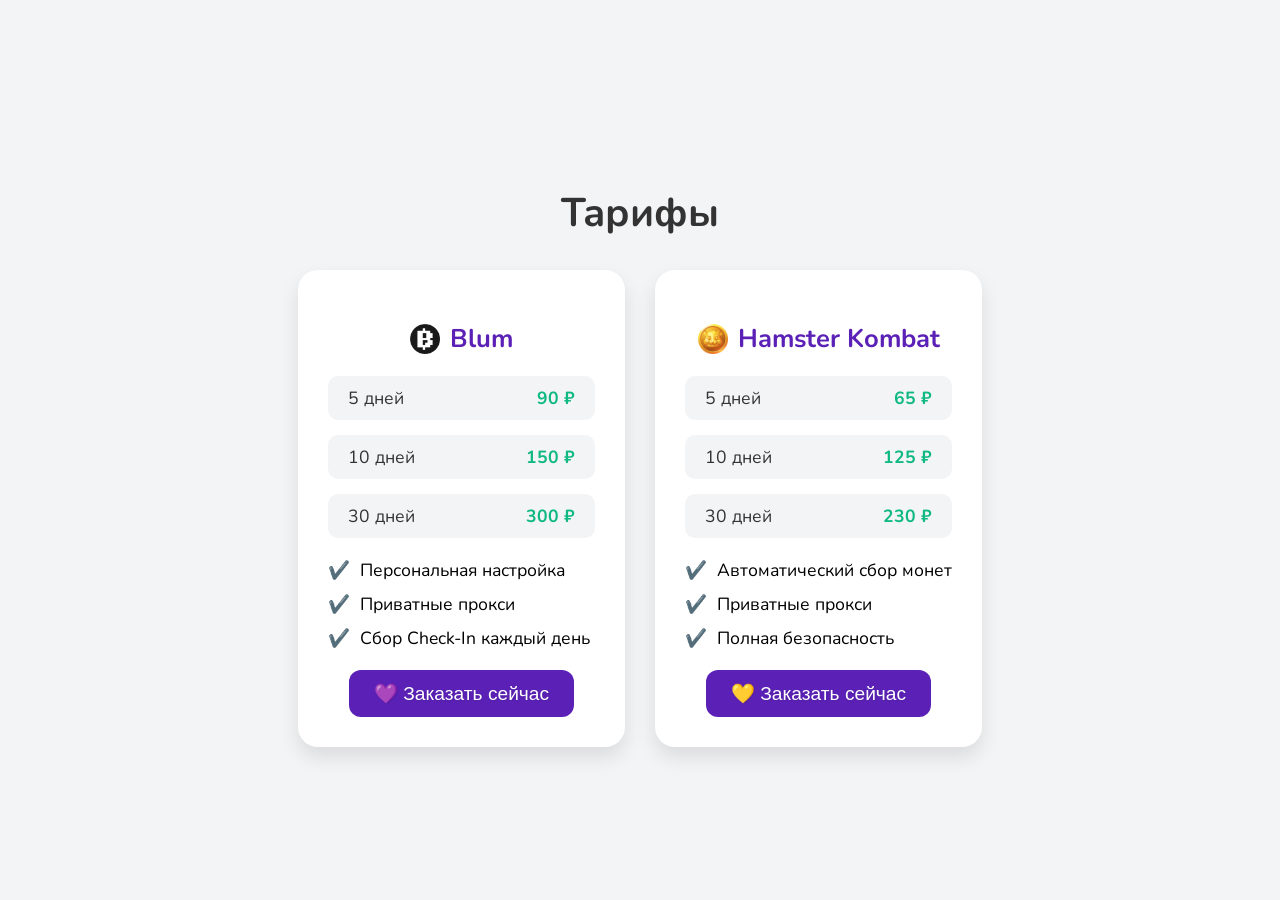
<file: index.html>
<!DOCTYPE html>
<html lang="ru">
<head>
    <meta charset="UTF-8">
    <meta name="viewport" content="width=device-width, initial-scale=1.0">
    <title>Тарифы</title>
    <!-- Подключение шрифта Nunito -->
    <link href="https://fonts.googleapis.com/css2?family=Nunito:wght@300;400;600;700&display=swap" rel="stylesheet">
    <style>
        body {
            font-family: 'Nunito', sans-serif;
            margin: 0;
            padding: 0;
            background-color: #f3f4f6;
            display: flex;
            justify-content: center;
            align-items: center;
            min-height: 100vh;
        }
        .pricing-section {
            text-align: center;
            padding: 40px 20px;
        }
        .pricing-section h1 {
            font-size: 2.5em;
            color: #333;
            margin-bottom: 30px;
        }
        .pricing-container {
            display: grid;
            grid-template-columns: repeat(2, 1fr);
            gap: 30px;
            max-width: 1000px;
            margin: 0 auto;
        }
        .card {
            background: #fff;
            border-radius: 20px;
            box-shadow: 0 10px 20px rgba(0, 0, 0, 0.1);
            padding: 30px;
            text-align: center;
            transition: transform 0.3s, box-shadow 0.3s;
            position: relative;
            overflow: hidden;
        }
        .card:hover {
            transform: translateY(-10px);
            box-shadow: 0 20px 40px rgba(0, 0, 0, 0.2);
        }
        .card h2 {
            font-size: 1.6em;
            color: #5b21b6;
            margin-bottom: 20px;
            display: flex;
            align-items: center;
            justify-content: center;
            gap: 10px;
        }
        .card img {
            width: 30px; /* Увеличенная иконка */
            height: 30px;
            opacity: 0.9;
        }
        .price-block {
            display: flex;
            flex-direction: column;
            gap: 15px;
            margin-bottom: 20px;
        }
        .price-option {
            display: flex;
            justify-content: space-between;
            padding: 10px 20px;
            background-color: #f3f4f6;
            border-radius: 10px;
            font-size: 1.1em;
            color: #333;
        }
        .price-option .price {
            font-weight: bold;
            color: #10b981;
        }
        .features {
            list-style: none;
            padding: 0;
            margin: 20px 0;
            text-align: left;
        }
        .features li {
            margin-bottom: 10px;
            font-size: 1.1em;
        }
        .features li:before {
            content: '✔️';
            margin-right: 10px;
            color: #22c55e;
        }
        .cta {
            margin-top: 20px;
            position: relative;
        }
        .cta button {
            background-color: #5b21b6;
            color: white;
            border: none;
            padding: 12px 25px;
            border-radius: 12px;
            font-size: 1.2em;
            cursor: pointer;
            transition: background-color 0.3s, transform 0.3s;
            text-shadow: 1px 1px 2px rgba(0, 0, 0, 0.1);
        }
        .cta button:hover {
            background-color: #7c3aed;
            transform: scale(1.05);
        }

        /* Адаптивность */
        @media (max-width: 768px) {
            .pricing-container {
                grid-template-columns: 1fr;
            }
        }
    </style>
</head>
<body>

    <section class="pricing-section">
        <h1>Тарифы</h1>
        <div class="pricing-container">
            
            <!-- Карточка для Blum -->
            <div class="card">
                <h2>
                    <img src="blum.png" alt="Blum Icon"> <!-- Увеличенная иконка -->
                    Blum
                </h2>
                <div class="price-block">
                    <div class="price-option">
                        <span>5 дней</span>
                        <span class="price">90 ₽</span>
                    </div>
                    <div class="price-option">
                        <span>10 дней</span>
                        <span class="price">150 ₽</span>
                    </div>
                    <div class="price-option">
                        <span>30 дней</span>
                        <span class="price">300 ₽</span>
                    </div>
                </div>
                <ul class="features">
                    <li>Персональная настройка</li>
                    <li>Приватные прокси</li>
                    <li>Сбор Check-In каждый день</li>
                </ul>
                <div class="cta">
                    <button>💜 Заказать сейчас</button>
                </div>
            </div>
            
            <!-- Карточка для Hamster Kombat -->
            <div class="card">
                <h2>
                    <img src="hamster.png" alt="Hamster Icon"> <!-- Увеличенная иконка -->
                    Hamster Kombat
                </h2>
                <div class="price-block">
                    <div class="price-option">
                        <span>5 дней</span>
                        <span class="price">65 ₽</span>
                    </div>
                    <div class="price-option">
                        <span>10 дней</span>
                        <span class="price">125 ₽</span>
                    </div>
                    <div class="price-option">
                        <span>30 дней</span>
                        <span class="price">230 ₽</span>
                    </div>
                </div>
                <ul class="features">
                    <li>Автоматический сбор монет</li>
                    <li>Приватные прокси</li>
                    <li>Полная безопасность</li>
                </ul>
                <div class="cta">
                    <button>💛 Заказать сейчас</button>
                </div>
            </div>

        </div>
    </section>

</body>
</html>
</file>
